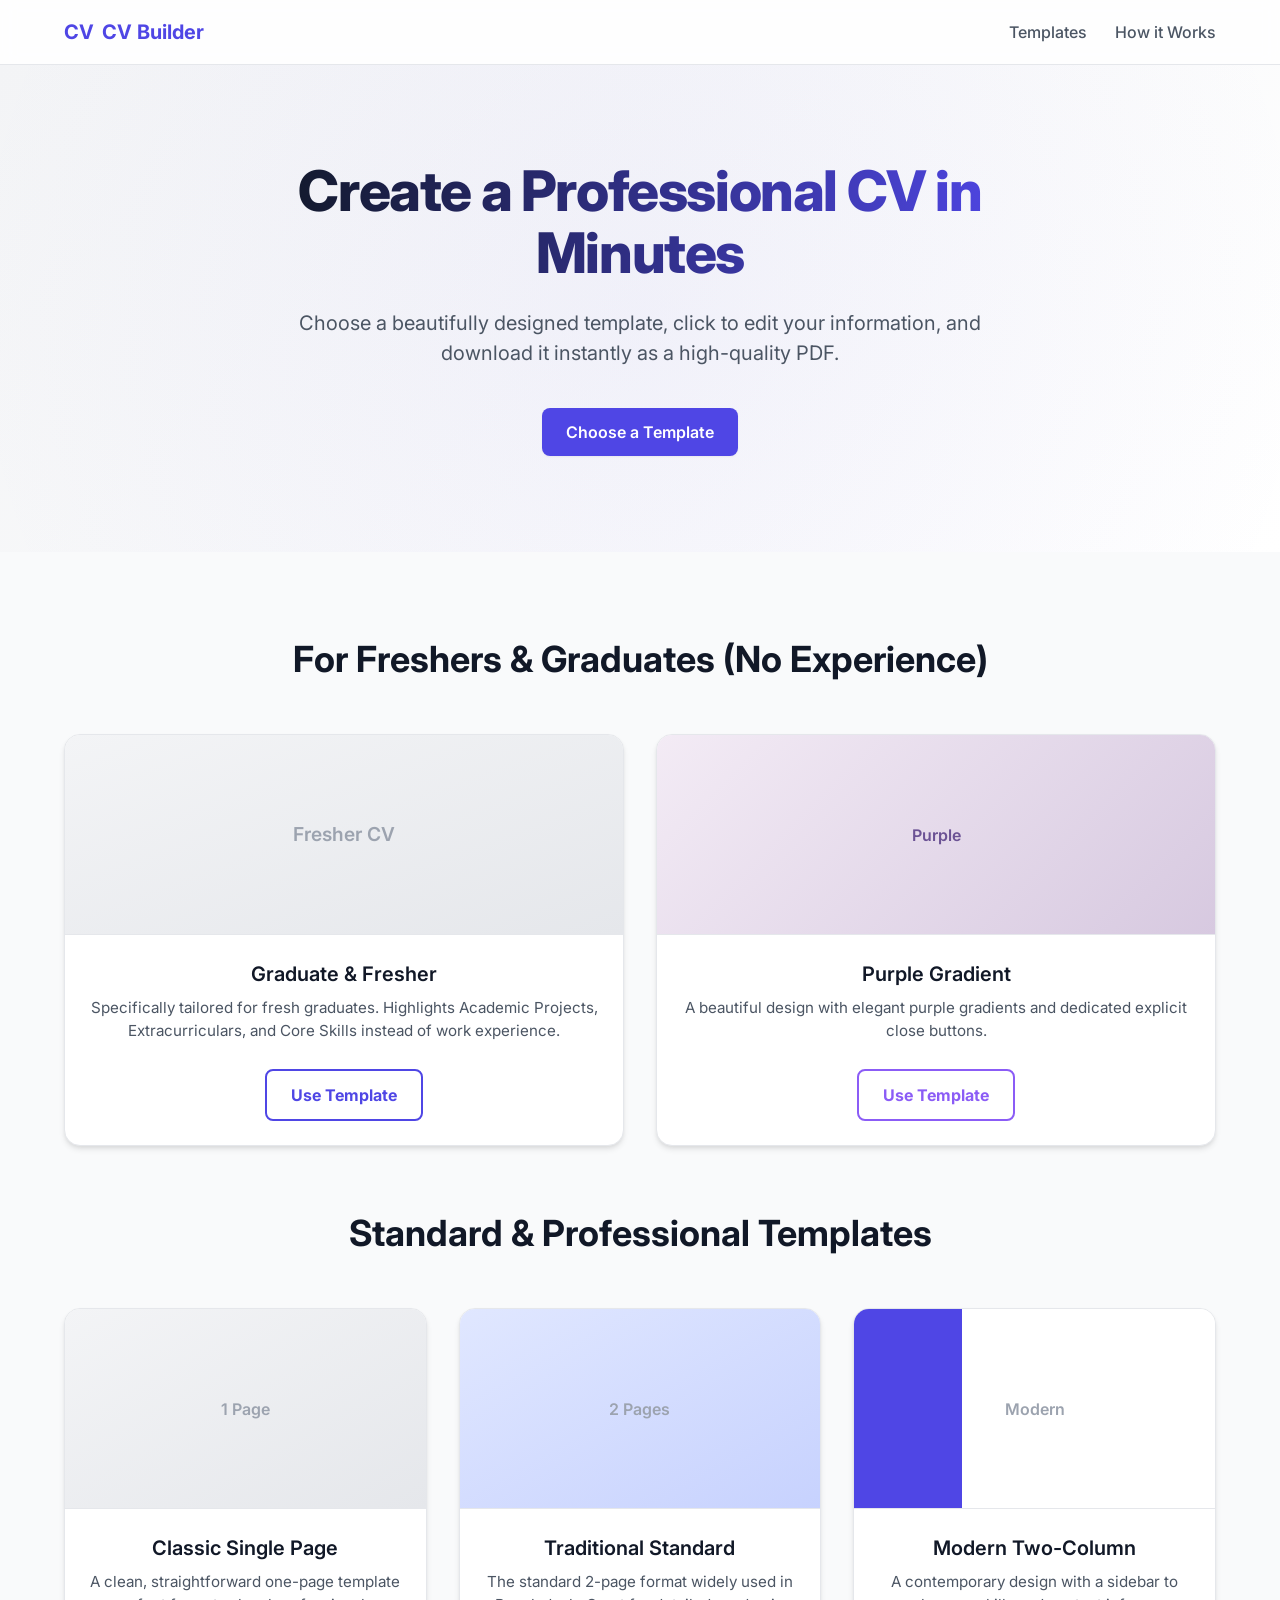
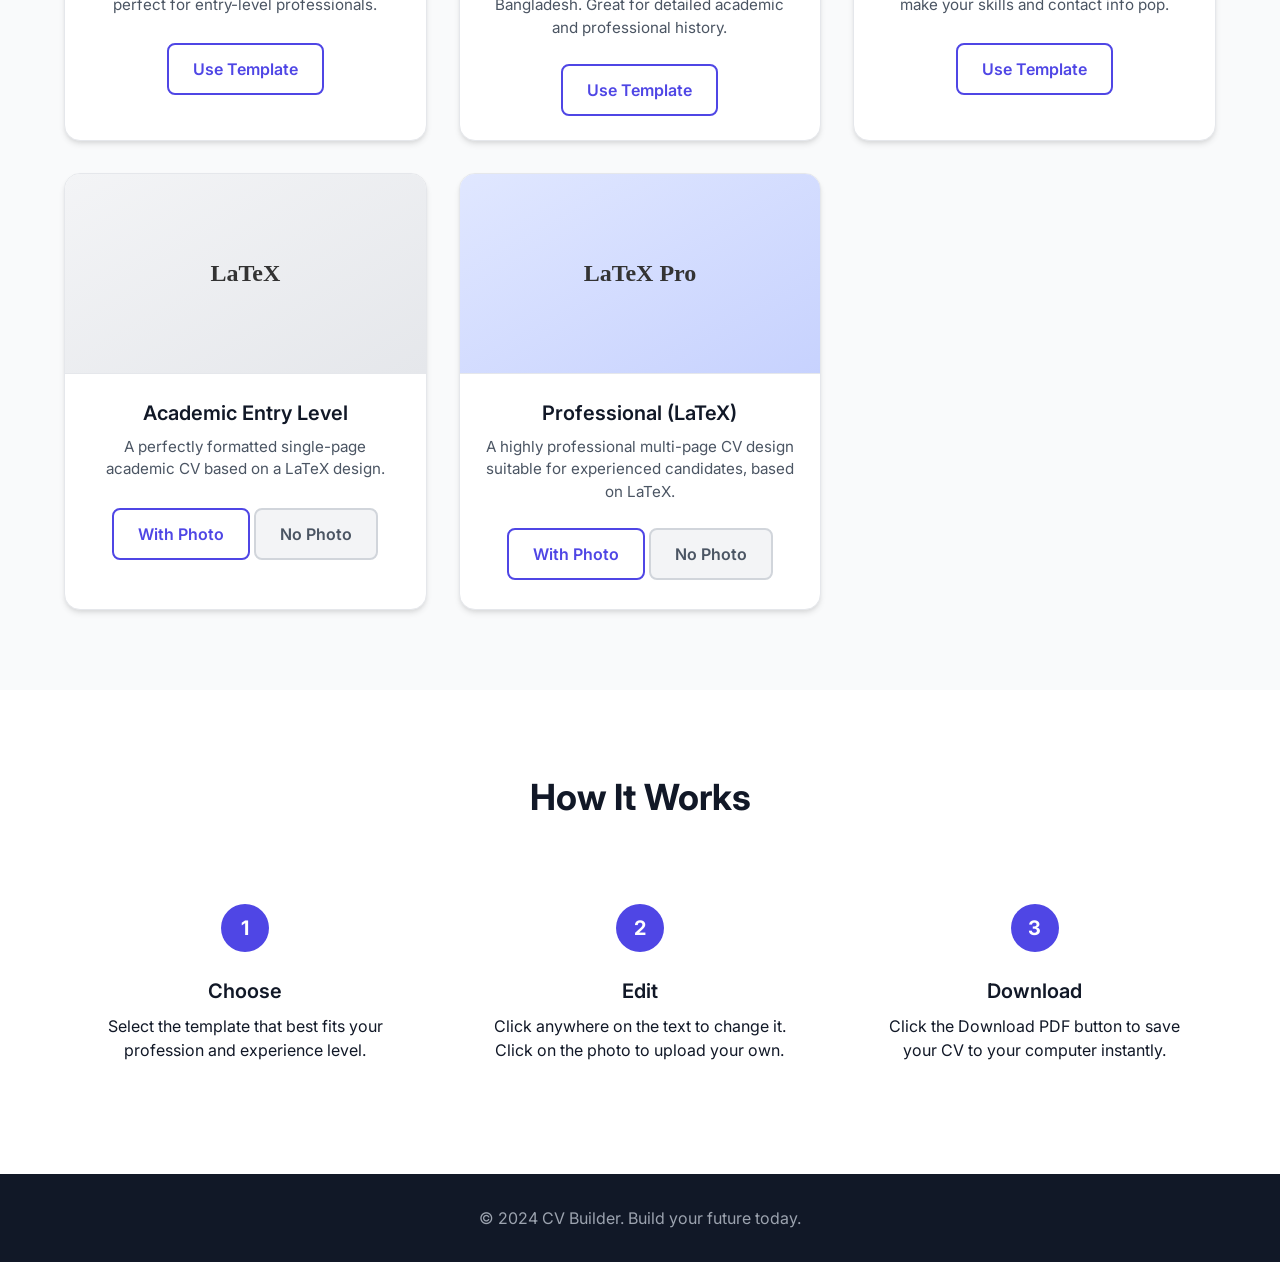
<file: index.html>
<!DOCTYPE html>
<html lang="en">
<head>
    <meta charset="UTF-8">
    <meta name="viewport" content="width=device-width, initial-scale=1.0">
    <title>CV Builder - Professional CV Templates</title>
    <meta name="description" content="Create professional CVs quickly. Select a template, edit your details, and download as PDF.">
    <link rel="preconnect" href="https://fonts.googleapis.com">
    <link rel="preconnect" href="https://fonts.gstatic.com" crossorigin>
    <link href="https://fonts.googleapis.com/css2?family=Inter:wght@400;500;600;700&display=swap" rel="stylesheet">
    <link rel="stylesheet" href="css/style.css?v=20260803-a4-fit">
</head>
<body>
    <header class="navbar">
        <div class="container">
            <a href="index.html" class="logo">
                <span class="logo-icon">CV</span>
                <span class="logo-text">CV Builder</span>
            </a>
            <nav>
                <a href="#templates" class="nav-link">Templates</a>
                <a href="#how-it-works" class="nav-link">How it Works</a>
            </nav>
        </div>
    </header>

    <main>
        <section class="hero">
            <div class="container hero-content">
                <h1 class="hero-title">Create a Professional CV in Minutes</h1>
                <p class="hero-subtitle">Choose a beautifully designed template, click to edit your information, and download it instantly as a high-quality PDF.</p>
                <a href="#templates" class="btn btn-primary">Choose a Template</a>
            </div>
            <div class="hero-background"></div>
        </section>

        <section id="templates" class="templates-section">
            <div class="container">
                <h2 class="section-title">For Freshers & Graduates (No Experience)</h2>
                <div class="template-grid">
                    
                    <!-- Template: Fresher Special -->
                    <div class="template-card">
                        <div class="template-preview classic-1page-preview">
                            <span style="font-size: 1.2rem;">Fresher CV</span>
                        </div>
                        <div class="template-info">
                            <h3 class="template-name">Graduate & Fresher</h3>
                            <p class="template-desc">Specifically tailored for fresh graduates. Highlights Academic Projects, Extracurriculars, and Core Skills instead of work experience.</p>
                            <a href="template-fresher.html" class="btn btn-outline" style="border-color: #4f46e5; color: #4f46e5; font-weight: bold;">Use Template</a>
                        </div>
                    </div>

                    <!-- Template: Purple Gradient -->
                    <div class="template-card">
                        <div class="template-preview" style="background: linear-gradient(135deg, #f3ebf5 0%, #d7c9e0 100%);">
                            <span style="color: #6b5294;">Purple</span>
                        </div>
                        <div class="template-info">
                            <h3 class="template-name">Purple Gradient</h3>
                            <p class="template-desc">A beautiful design with elegant purple gradients and dedicated explicit close buttons.</p>
                            <a href="template-purple.html" class="btn btn-outline" style="border-color: #8b5cf6; color: #8b5cf6; font-weight: bold;">Use Template</a>
                        </div>
                    </div>

                </div>

                <h2 class="section-title" style="margin-top: 60px;">Standard & Professional Templates</h2>
                <div class="template-grid">
                    
                    <!-- Template 1: Classic 1-Page -->
                    <div class="template-card">
                        <div class="template-preview classic-1page-preview">
                            <span>1 Page</span>
                        </div>
                        <div class="template-info">
                            <h3 class="template-name">Classic Single Page</h3>
                            <p class="template-desc">A clean, straightforward one-page template perfect for entry-level professionals.</p>
                            <a href="template-1page.html" class="btn btn-outline">Use Template</a>
                        </div>
                    </div>

                    <!-- Template 2: Traditional 2-Page (Bangladeshi Standard) -->
                    <div class="template-card">
                        <div class="template-preview traditional-2page-preview">
                            <span>2 Pages</span>
                        </div>
                        <div class="template-info">
                            <h3 class="template-name">Traditional Standard</h3>
                            <p class="template-desc">The standard 2-page format widely used in Bangladesh. Great for detailed academic and professional history.</p>
                            <a href="template-2page.html" class="btn btn-outline">Use Template</a>
                        </div>
                    </div>

                    <!-- Template 3: Modern Layout -->
                    <div class="template-card">
                        <div class="template-preview modern-preview">
                            <span>Modern</span>
                        </div>
                        <div class="template-info">
                            <h3 class="template-name">Modern Two-Column</h3>
                            <p class="template-desc">A contemporary design with a sidebar to make your skills and contact info pop.</p>
                            <a href="template-modern.html" class="btn btn-outline">Use Template</a>
                        </div>
                    </div>

                    <!-- Template 4: LaTeX Style 1 -->
                    <div class="template-card">
                        <div class="template-preview classic-1page-preview">
                            <span style="font-family: 'Times New Roman', serif; font-size: 1.5rem; color: #333;">LaTeX</span>
                        </div>
                        <div class="template-info">
                            <h3 class="template-name">Academic Entry Level</h3>
                            <p class="template-desc">A perfectly formatted single-page academic CV based on a LaTeX design.</p>
                            <a href="template-latex-1.html" class="btn btn-outline" style="margin-bottom: 5px;">With Photo</a>
                            <a href="template-latex-1-noimg.html" class="btn btn-outline" style="background:#f3f4f6; color:#4b5563; border-color:#d1d5db;">No Photo</a>
                        </div>
                    </div>

                    <!-- Template 5: LaTeX Style 2 -->
                    <div class="template-card">
                        <div class="template-preview traditional-2page-preview">
                            <span style="font-family: 'Times New Roman', serif; font-size: 1.5rem; color: #333;">LaTeX Pro</span>
                        </div>
                        <div class="template-info">
                            <h3 class="template-name">Professional (LaTeX)</h3>
                            <p class="template-desc">A highly professional multi-page CV design suitable for experienced candidates, based on LaTeX.</p>
                            <a href="template-latex-2.html" class="btn btn-outline" style="margin-bottom: 5px;">With Photo</a>
                            <a href="template-latex-2-noimg.html" class="btn btn-outline" style="background:#f3f4f6; color:#4b5563; border-color:#d1d5db;">No Photo</a>
                        </div>
                    </div>

                </div>
            </div>
        </section>

        <section id="how-it-works" class="how-it-works">
            <div class="container">
                <h2 class="section-title">How It Works</h2>
                <div class="steps-grid">
                    <div class="step-item">
                        <div class="step-number">1</div>
                        <h3 class="step-title">Choose</h3>
                        <p>Select the template that best fits your profession and experience level.</p>
                    </div>
                    <div class="step-item">
                        <div class="step-number">2</div>
                        <h3 class="step-title">Edit</h3>
                        <p>Click anywhere on the text to change it. Click on the photo to upload your own.</p>
                    </div>
                    <div class="step-item">
                        <div class="step-number">3</div>
                        <h3 class="step-title">Download</h3>
                        <p>Click the Download PDF button to save your CV to your computer instantly.</p>
                    </div>
                </div>
            </div>
        </section>
    </main>

    <footer class="footer">
        <div class="container">
            <p>&copy; 2024 CV Builder. Build your future today.</p>
        </div>
    </footer>
</body>
</html>
</file>
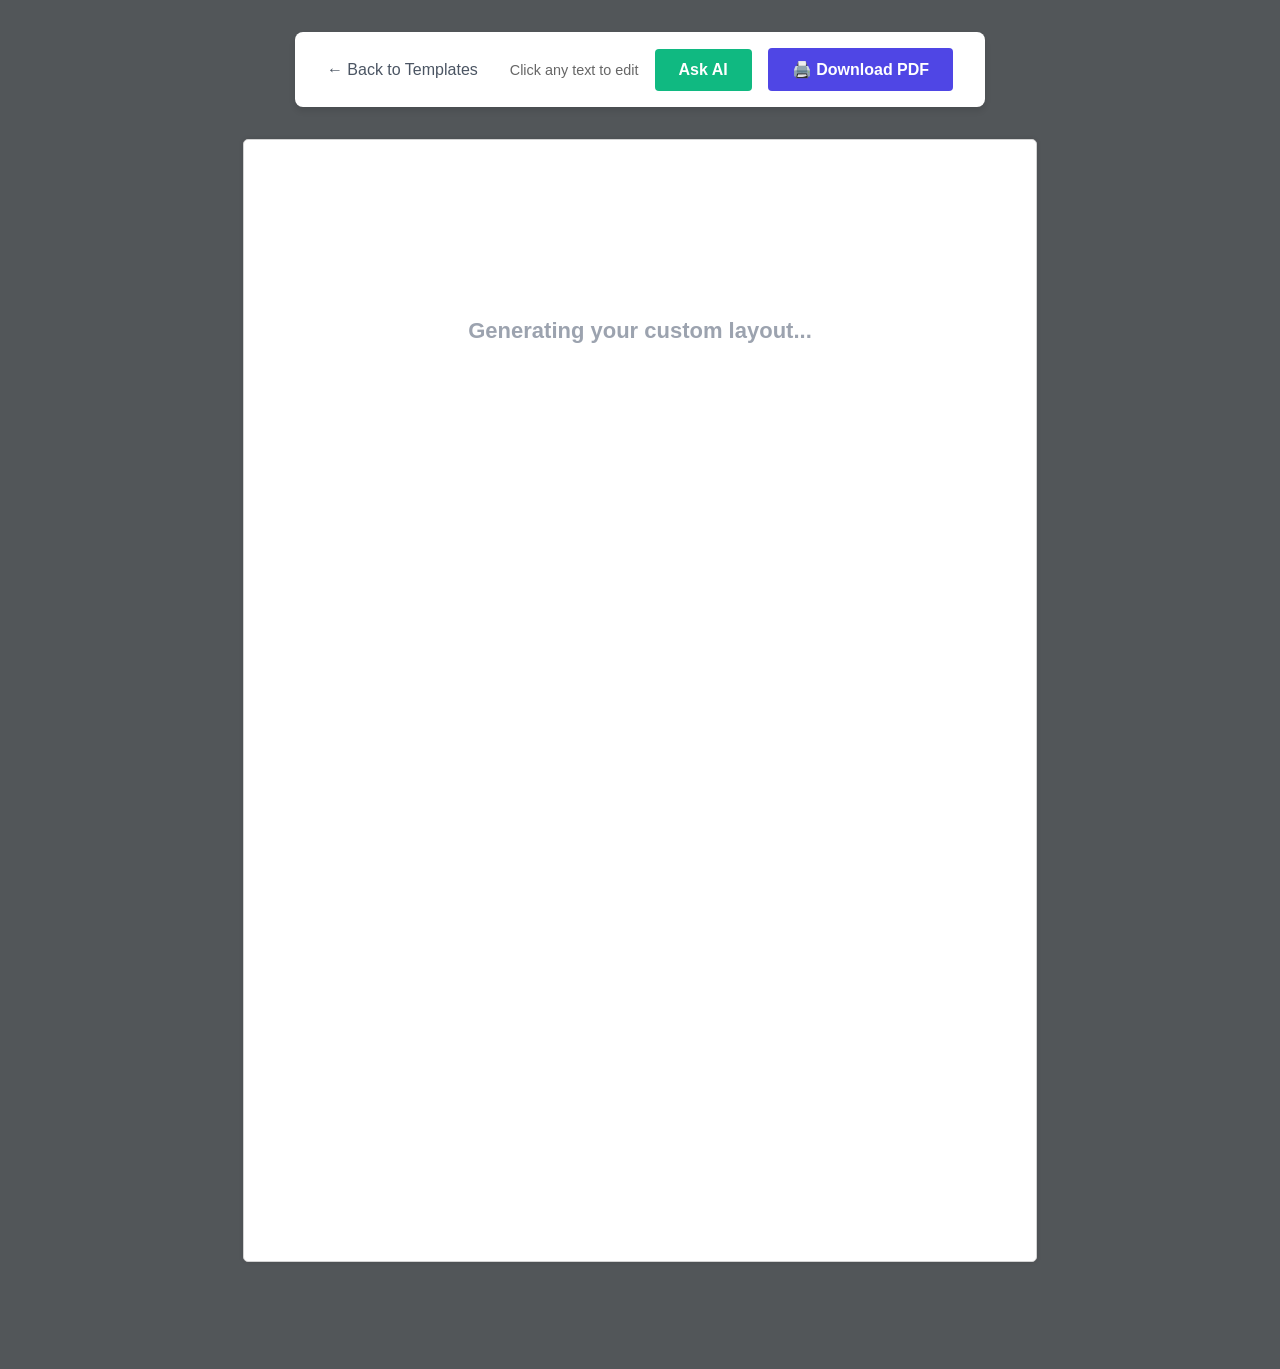
<file: template-custom.html>
<!DOCTYPE html>
<html lang="en">
<head>
    <meta charset="UTF-8">
    <meta name="viewport" content="width=device-width, initial-scale=1.0">
    <title>Edit CV - Custom Layout</title>
    <link rel="stylesheet" href="css/cv-layout.css">
</head>
<body>
    <div class="cv-toolbar">
        <a href="index.html" class="btn-back">← Back to Templates</a>
        <div style="flex-grow: 1;"></div>
        <span style="font-size: 0.9rem; color: #666;">Click any text to edit</span>
        <button id="download-pdf" class="btn-download">🖨️ Download PDF</button>
    </div>

    <!-- AI Custom Layout Container -->
    <div class="page" id="custom-page-container">
        <h2 style="text-align: center; color: #9ca3af; margin-top: 100px;">Generating your custom layout...</h2>
    </div>

    <script src="js/app.js"></script>
</body>
</html>
</file>
<file: css/style.css>
:root {
    --primary-color: #4f46e5;
    --primary-hover: #4338ca;
    --text-main: #111827;
    --text-muted: #4b5563;
    --bg-main: #f9fafb;
    --bg-card: #ffffff;
    --border-color: #e5e7eb;
    --radius-md: 0.5rem;
    --radius-lg: 1rem;
    --shadow-sm: 0 1px 2px 0 rgba(0, 0, 0, 0.05);
    --shadow-md: 0 4px 6px -1px rgba(0, 0, 0, 0.1), 0 2px 4px -1px rgba(0, 0, 0, 0.06);
    --shadow-lg: 0 10px 15px -3px rgba(0, 0, 0, 0.1), 0 4px 6px -2px rgba(0, 0, 0, 0.05);
    --font-sans: 'Inter', system-ui, -apple-system, sans-serif;
}

* {
    margin: 0;
    padding: 0;
    box-sizing: border-box;
}

html {
    scroll-behavior: smooth;
}

body {
    font-family: var(--font-sans);
    color: var(--text-main);
    background-color: var(--bg-main);
    line-height: 1.5;
}

a {
    text-decoration: none;
    color: inherit;
}

/* Layout */
.container {
    max-width: 1200px;
    margin: 0 auto;
    padding: 0 1.5rem;
}

/* Navbar */
.navbar {
    background-color: rgba(255, 255, 255, 0.8);
    backdrop-filter: blur(8px);
    position: sticky;
    top: 0;
    z-index: 100;
    border-bottom: 1px solid var(--border-color);
}

.navbar .container {
    display: flex;
    justify-content: space-between;
    align-items: center;
    height: 4rem;
}

.logo {
    display: flex;
    align-items: center;
    gap: 0.5rem;
    font-size: 1.25rem;
    font-weight: 700;
    color: var(--primary-color);
}

.nav-link {
    font-weight: 500;
    color: var(--text-muted);
    margin-left: 1.5rem;
    transition: color 0.2s;
}

.nav-link:hover {
    color: var(--primary-color);
}

/* Buttons */
.btn {
    display: inline-flex;
    align-items: center;
    justify-content: center;
    padding: 0.75rem 1.5rem;
    font-size: 1rem;
    font-weight: 600;
    border-radius: var(--radius-md);
    transition: all 0.2s;
    cursor: pointer;
    border: none;
}

.btn-primary {
    background-color: var(--primary-color);
    color: white;
    box-shadow: var(--shadow-sm);
}

.btn-primary:hover {
    background-color: var(--primary-hover);
    transform: translateY(-1px);
    box-shadow: var(--shadow-md);
}

.btn-outline {
    background-color: transparent;
    color: var(--primary-color);
    border: 2px solid var(--primary-color);
}

.btn-outline:hover {
    background-color: var(--primary-color);
    color: white;
}

/* Hero Section */
.hero {
    position: relative;
    padding: 6rem 0;
    text-align: center;
    overflow: hidden;
    background: linear-gradient(135deg, #f3f4f6 0%, #ffffff 100%);
}

.hero-content {
    position: relative;
    z-index: 10;
    max-width: 800px;
}

.hero-title {
    font-size: 3.5rem;
    font-weight: 800;
    letter-spacing: -0.025em;
    line-height: 1.1;
    margin-bottom: 1.5rem;
    background: linear-gradient(to right, #111827, #4f46e5);
    -webkit-background-clip: text;
    color: transparent;
}

.hero-subtitle {
    font-size: 1.25rem;
    color: var(--text-muted);
    margin-bottom: 2.5rem;
}

.hero-background {
    position: absolute;
    top: -50%;
    left: -50%;
    width: 200%;
    height: 200%;
    background: radial-gradient(circle, rgba(79, 70, 229, 0.05) 0%, transparent 50%);
    z-index: 1;
    pointer-events: none;
}

/* Section Common */
.section-title {
    font-size: 2.25rem;
    font-weight: 700;
    text-align: center;
    margin-bottom: 3rem;
}

/* Templates Section */
.templates-section {
    padding: 5rem 0;
    background-color: var(--bg-main);
}

.template-grid {
    display: grid;
    grid-template-columns: repeat(auto-fit, minmax(300px, 1fr));
    gap: 2rem;
}

.template-card {
    background-color: var(--bg-card);
    border-radius: var(--radius-lg);
    overflow: hidden;
    box-shadow: var(--shadow-md);
    transition: transform 0.3s, box-shadow 0.3s;
    border: 1px solid var(--border-color);
}

.template-card:hover {
    transform: translateY(-5px);
    box-shadow: var(--shadow-lg);
}

.template-preview {
    height: 200px;
    background-color: #e5e7eb;
    display: flex;
    align-items: center;
    justify-content: center;
    font-weight: 600;
    color: #9ca3af;
    position: relative;
    border-bottom: 1px solid var(--border-color);
}

.classic-1page-preview {
    background: linear-gradient(to bottom right, #f3f4f6, #e5e7eb);
}

.traditional-2page-preview {
    background: linear-gradient(to bottom right, #e0e7ff, #c7d2fe);
}

.modern-preview {
    background: linear-gradient(to right, #4f46e5 30%, #ffffff 30%);
}

.template-info {
    padding: 1.5rem;
    text-align: center;
}

.template-name {
    font-size: 1.25rem;
    font-weight: 600;
    margin-bottom: 0.5rem;
}

.template-desc {
    color: var(--text-muted);
    font-size: 0.95rem;
    margin-bottom: 1.5rem;
    min-height: 3rem;
}

/* How It Works */
.how-it-works {
    padding: 5rem 0;
    background-color: white;
}

.steps-grid {
    display: grid;
    grid-template-columns: repeat(auto-fit, minmax(250px, 1fr));
    gap: 2rem;
    text-align: center;
}

.step-item {
    padding: 2rem;
}

.step-number {
    width: 3rem;
    height: 3rem;
    background-color: var(--primary-color);
    color: white;
    border-radius: 50%;
    display: flex;
    align-items: center;
    justify-content: center;
    font-size: 1.25rem;
    font-weight: 700;
    margin: 0 auto 1.5rem auto;
}

.step-title {
    font-size: 1.25rem;
    font-weight: 600;
    margin-bottom: 0.5rem;
}

/* Footer */
.footer {
    background-color: #111827;
    color: #9ca3af;
    text-align: center;
    padding: 2rem 0;
}
</file>
<file: css/cv-layout.css>
:root {
    --cv-bg: #ffffff;
    --cv-text: #000000;
    --cv-text-muted: #444444;
    --cv-border: #cccccc;
    --cv-accent: #333333;
    --font-cv: 'Arial', sans-serif;
    --font-heading: 'Times New Roman', serif;
}

body {
    background-color: #525659; /* PDF viewer typical background */
    margin: 0;
    padding: 2rem 0;
    display: flex;
    flex-direction: column;
    align-items: center;
    font-family: var(--font-sans, sans-serif);
}

/* Toolbar (Not printed) */
.cv-toolbar {
    background: white;
    padding: 1rem 2rem;
    border-radius: 8px;
    box-shadow: 0 4px 6px rgba(0,0,0,0.1);
    margin-bottom: 2rem;
    display: flex;
    gap: 1rem;
    align-items: center;
    position: sticky;
    top: 1rem;
    z-index: 1000;
}

.btn-download {
    background-color: #4f46e5;
    color: white;
    border: none;
    padding: 0.75rem 1.5rem;
    border-radius: 4px;
    font-weight: bold;
    cursor: pointer;
    font-size: 1rem;
    display: inline-flex;
    align-items: center;
    gap: 0.5rem;
}

.btn-download:hover {
    background-color: #4338ca;
}

.btn-back {
    text-decoration: none;
    color: #4b5563;
    font-weight: 500;
}

.btn-back:hover {
    color: #111827;
}

/* A4 Page Container */
.page {
    width: 210mm;
    min-height: 297mm;
    padding: 20mm;
    margin: 0 auto 20mm auto;
    border: 1px #D3D3D3 solid;
    border-radius: 5px;
    background: white;
    box-shadow: 0 0 5px rgba(0, 0, 0, 0.1);
    box-sizing: border-box;
    position: relative;
    color: var(--cv-text);
    font-family: var(--font-cv);
    font-size: 11pt;
    line-height: 1.4;
}

/* Editable Elements */
[contenteditable="true"] {
    outline: none;
    transition: background-color 0.2s;
    border-radius: 2px;
}

[contenteditable="true"]:hover {
    background-color: rgba(79, 70, 229, 0.1);
    cursor: text;
}

[contenteditable="true"]:focus {
    background-color: rgba(79, 70, 229, 0.05);
    box-shadow: 0 0 0 2px rgba(79, 70, 229, 0.3);
}

/* Photo Upload */
.cv-photo-container {
    position: absolute;
    top: 20mm;
    right: 20mm;
    width: 35mm;
    height: 45mm;
    border: 1px solid var(--cv-border);
    cursor: pointer;
    overflow: hidden;
    background-color: #f3f4f6;
    display: flex;
    align-items: center;
    justify-content: center;
    text-align: center;
}

.cv-photo-container img {
    width: 100%;
    height: 100%;
    object-fit: cover;
    display: none;
}

.cv-photo-container::after {
    content: "Click to upload photo";
    font-size: 0.75rem;
    color: #9ca3af;
    padding: 0.5rem;
}

.cv-photo-container.has-photo::after {
    display: none;
}

.cv-photo-container.has-photo img {
    display: block;
}

input[type="file"] {
    display: none;
}

/* Typography for CV */
h1.cv-name {
    font-size: 18pt;
    font-weight: bold;
    margin: 0 0 5px 0;
    text-transform: uppercase;
}

.cv-header-text {
    font-size: 10pt;
    margin: 0;
}

.cv-section-title {
    font-weight: bold;
    font-size: 12pt;
    background-color: #e5e5e5;
    padding: 4px 8px;
    margin: 15px 0 10px 0;
    border: 1px solid var(--cv-border);
}

/* Tables in CV */
.cv-table {
    width: 100%;
    border-collapse: collapse;
    margin-bottom: 10px;
    font-size: 10pt;
}

.cv-table th, .cv-table td {
    border: 1px solid var(--cv-border);
    padding: 5px 8px;
    vertical-align: top;
}

.cv-table-no-border {
    width: 100%;
    border-collapse: collapse;
}

.cv-table-no-border td {
    padding: 2px 0;
    vertical-align: top;
}

.td-label {
    width: 150px;
    font-weight: bold;
}

.td-colon {
    width: 10px;
}

ul.cv-list {
    margin: 0;
    padding-left: 20px;
}

ul.cv-list li {
    margin-bottom: 4px;
}

/* Page Break support */
.page-break {
    page-break-before: always;
}

/* Print Styles */
@media print {
    body, .page {
        margin: 0;
        box-shadow: none;
        border: none;
        background: white;
    }
    
    .page {
        padding: 0; /* Let print settings handle margins if needed, or keep fixed if strictly exact */
        width: 100%;
        min-height: auto;
    }

    .cv-toolbar {
        display: none !important;
    }

    [contenteditable="true"] {
        border: none !important;
        box-shadow: none !important;
        background-color: transparent !important;
    }

    /* Force background colors to print */
    .cv-section-title, .cv-photo-container {
        -webkit-print-color-adjust: exact !important;
        print-color-adjust: exact !important;
    }
}

/* AI Chat Modal */
.btn-ai {
    background-color: #10b981; /* Emerald */
    color: white;
    border: none;
    padding: 0.75rem 1.5rem;
    border-radius: 4px;
    font-weight: bold;
    cursor: pointer;
    font-size: 1rem;
    display: inline-flex;
    align-items: center;
    gap: 0.5rem;
}

.btn-ai:hover {
    background-color: #059669;
}

#ai-chat-modal {
    position: fixed;
    bottom: 20px;
    right: 20px;
    width: 350px;
    background: white;
    border-radius: 8px;
    box-shadow: 0 10px 25px rgba(0,0,0,0.2);
    display: flex;
    flex-direction: column;
    z-index: 2000;
    overflow: hidden;
    transition: all 0.3s;
    font-family: var(--font-sans, sans-serif);
    border: 1px solid var(--border-color, #e5e7eb);
}

#ai-chat-modal.hidden {
    display: none;
}

.ai-header {
    background: #10b981;
    color: white;
    padding: 10px 15px;
    display: flex;
    justify-content: space-between;
    align-items: center;
    font-weight: bold;
}

.ai-header button {
    background: transparent;
    border: none;
    color: white;
    font-size: 1.2rem;
    cursor: pointer;
}

#ai-chat-messages {
    height: 300px;
    overflow-y: auto;
    padding: 15px;
    background: #f9fafb;
    display: flex;
    flex-direction: column;
    gap: 10px;
}

.ai-msg {
    padding: 8px 12px;
    border-radius: 8px;
    max-width: 90%;
    font-size: 0.9rem;
    line-height: 1.4;
    word-wrap: break-word;
}

.ai-msg.user {
    background: #e0e7ff;
    color: #3730a3;
    align-self: flex-end;
}

.ai-msg.bot {
    background: white;
    border: 1px solid #e5e7eb;
    color: #111827;
    align-self: flex-start;
}

.ai-msg pre {
    background: #111827;
    color: #f3f4f6;
    padding: 8px;
    border-radius: 4px;
    overflow-x: auto;
    font-size: 0.8rem;
    margin-top: 5px;
}

.ai-msg code {
    font-family: monospace;
}

.ai-input-area {
    padding: 10px;
    background: white;
    border-top: 1px solid #e5e7eb;
    display: flex;
    flex-direction: column;
    gap: 5px;
}

#ai-prompt {
    width: 100%;
    border: 1px solid #d1d5db;
    border-radius: 4px;
    padding: 8px;
    resize: none;
    font-family: inherit;
    font-size: 0.9rem;
}

.ai-actions {
    display: flex;
    justify-content: space-between;
    align-items: center;
}

.btn-send {
    background: #4f46e5;
    color: white;
    border: none;
    padding: 6px 12px;
    border-radius: 4px;
    cursor: pointer;
    font-weight: bold;
}

.btn-send:hover {
    background: #4338ca;
}

#ai-api-key {
    font-size: 0.8rem;
    padding: 4px;
    border: 1px solid #d1d5db;
    border-radius: 2px;
    width: 150px;
}

/* Context Menu for Deletion */
#cv-context-menu {
    display: none;
    position: absolute;
    background: white;
    border: 1px solid #ef4444;
    box-shadow: 0 4px 6px rgba(0,0,0,0.1);
    padding: 10px 15px;
    cursor: pointer;
    z-index: 10000;
    border-radius: 6px;
    font-size: 14px;
    color: #ef4444;
    font-weight: bold;
    font-family: sans-serif;
    transition: background 0.2s;
}

#cv-context-menu:hover {
    background: #fef2f2;
}

@media print {
    @page {
        size: A4 portrait;
        margin: 0;
    }

    body {
        margin: 0;
        padding: 0;
        background: white;
    }

    html, body, .page, .page *, div, p, span, h1, h2, h3, h4, h5, h6, table, th, td, ul, li {
        -webkit-print-color-adjust: exact !important;
        print-color-adjust: exact !important;
        color-adjust: exact !important;
    }
    
    #cv-context-menu, #cv-hover-delete, .cv-toolbar, .add-btn {
        display: none !important;
    }
    
    .page {
        margin: 0 !important;
        padding: 20mm !important;
        border: none !important;
        border-radius: 0 !important;
        width: 210mm !important;
        min-height: 297mm !important;
        box-shadow: none !important;
        position: relative !important;
        box-sizing: border-box !important;
    }
}

/* Floating Hover Delete Button */
#cv-hover-delete {
    display: none;
    position: absolute;
    width: 24px;
    height: 24px;
    background: #ef4444;
    color: white;
    text-align: center;
    line-height: 22px;
    border-radius: 4px;
    cursor: pointer;
    font-size: 14px;
    font-weight: bold;
    z-index: 9999;
    box-shadow: 0 2px 4px rgba(0,0,0,0.2);
    border: 1px solid #b91c1c;
}
#cv-hover-delete:hover {
    background: #dc2626;
}

/* Dynamic Add Button */
.add-btn {
    display: block;
    width: 100%;
    max-width: 200px;
    margin: 10px auto;
    padding: 8px 16px;
    background-color: #f3f4f6;
    color: #4b5563;
    border: 1px dashed #d1d5db;
    border-radius: 6px;
    cursor: pointer;
    font-size: 0.9rem;
    font-weight: bold;
    text-align: center;
    transition: all 0.2s;
}

.add-btn:hover {
    background-color: #e5e7eb;
    color: #1f2937;
    border-color: #9ca3af;
}
</file>
